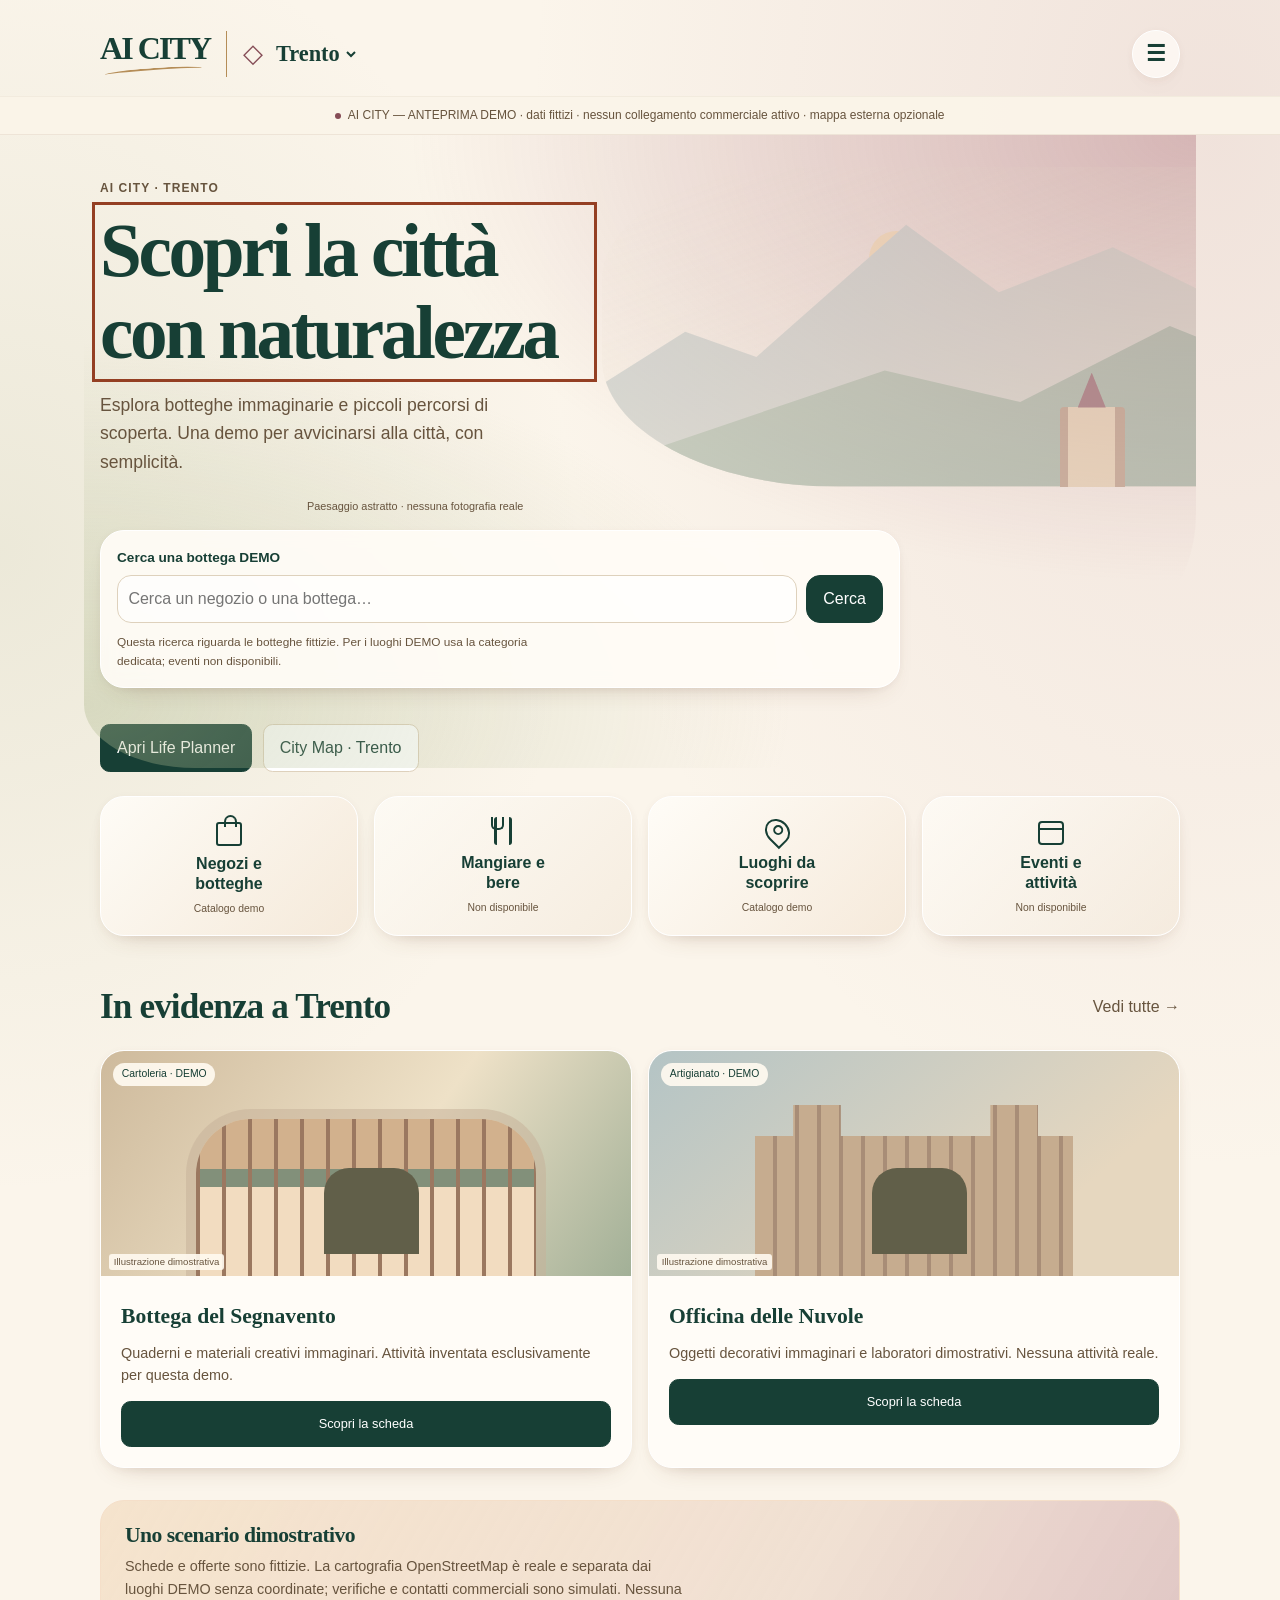
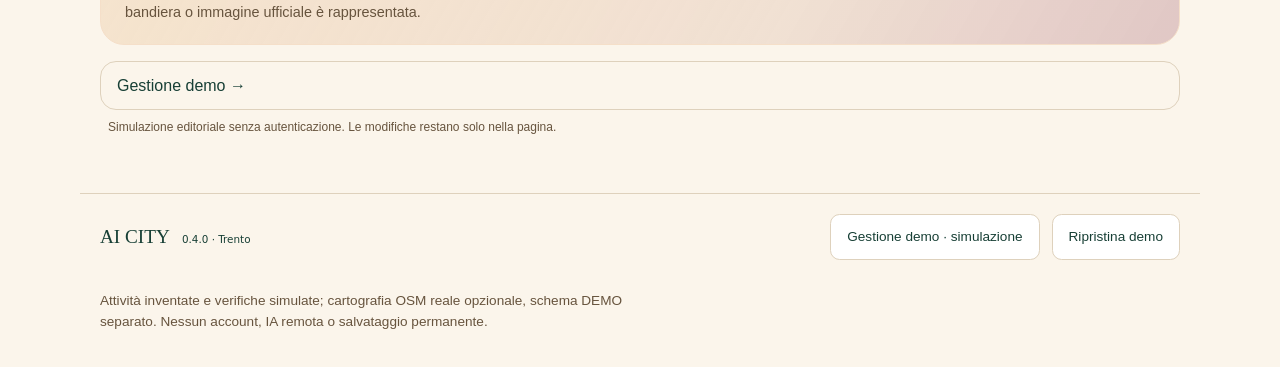
<file: index.html>
<!doctype html>
<html lang="it" data-city="neutral">
<head>
  <meta charset="utf-8">
  <meta name="viewport" content="width=device-width, initial-scale=1">
  <meta http-equiv="Content-Security-Policy" content="default-src 'none'; script-src 'self'; style-src 'self'; connect-src 'none'; img-src 'self' https://tile.openstreetmap.org; object-src 'none'; base-uri 'none'; form-action 'none'">
  <meta name="robots" content="noindex, nofollow">
  <meta name="referrer" content="no-referrer">
  <title>AI CITY — Trento 0.4.0</title>
  <link rel="stylesheet" href="vendor/leaflet/leaflet.css?v=a78371028241">
  <link rel="stylesheet" href="css/themes.css?v=1bc61b730424">
  <link rel="stylesheet" href="css/styles.css?v=4cbe241a34bc">
  <script defer src="vendor/leaflet/leaflet.js?v=85d455b45224"></script>
  <script defer src="js/demo-data.js?v=3ddd07dd8bb1"></script>
  <script defer src="js/themes/cities.js?v=68f220bba441"></script>
  <script defer src="js/state.js?v=ad04cb5efa0e"></script>
  <script defer src="js/content.js?v=b225b4b168ef"></script>
  <script defer src="js/ui.js?v=42a8a1e8aa17"></script>
  <script defer src="js/navigation.js?v=549a9f545bbd"></script>
  <script defer src="js/adapters/services.js?v=25bae5fc5af2"></script>
  <script defer src="js/components/city-map.js?v=29659e75aa56"></script>
  <script defer src="js/modules/catalog.js?v=6a6b7be026e2"></script>
  <script defer src="js/modules/editorial.js?v=5b3445614625"></script>
  <script defer src="js/modules/home.js?v=97c25fdfb9ae"></script>
  <script defer src="js/modules/discovery.js?v=ac0e91c9086a"></script>
  <script defer src="js/app.js?v=d16a31683021"></script>
</head>
<body>
  <a class="skip" href="#main">Vai al contenuto</a>
  <header class="site-header"><div class="header-inner">
    <button type="button" id="home" class="brand" aria-label="AI CITY — Homepage">AI CITY<span class="brand-stroke" aria-hidden="true"></span></button>
    <div class="city-control"><span class="territory-symbol" role="img" aria-label="Segno neutro, non simbolo territoriale ufficiale">◇</span><label class="sr-only" for="city-selector">Città disponibile nella demo</label><select id="city-selector" aria-describedby="city-hint"><option value="trento">Trento</option></select><span id="city-hint" class="sr-only">Solo Trento è disponibile; nessun'altra città è operativa.</span></div>
    <details class="compact-menu"><summary aria-label="Apri menu di navigazione"><span class="menu-lines" aria-hidden="true">☰</span></summary><nav aria-label="Navigazione principale"><button type="button" id="explore">Esplora le botteghe</button><button type="button" id="places-nav">Luoghi DEMO</button><button type="button" id="planner-nav">Il mio piano DEMO</button></nav></details>
  </div></header>
  <aside class="demo-notice"><span class="notice-dot" aria-hidden="true"></span>AI CITY — ANTEPRIMA DEMO · dati fittizi · nessun collegamento commerciale attivo · mappa esterna opzionale</aside>
  <main id="main" tabindex="-1"><h1>La demo si sta preparando</h1><p>Se il messaggio rimane visibile, verifica che tutti gli script locali siano presenti e consentiti.</p></main>
  <p id="announcement" class="sr-only" role="status" aria-live="polite" aria-atomic="true"></p>
  <footer><div class="footer-top"><span class="footer-wordmark">AI CITY <small>0.4.0 · Trento</small></span><button type="button" id="manage">Gestione demo · simulazione</button><button type="button" id="reset">Ripristina demo</button></div><p>Attività inventate e verifiche simulate; cartografia OSM reale opzionale, schema DEMO separato. Nessun account, IA remota o salvataggio permanente.</p></footer>
  <noscript><p class="demo-notice">Abilita JavaScript locale per esplorare la demo. Nessun servizio esterno è necessario.</p></noscript>
</body>
</html>
</file>
<file: vendor/leaflet/leaflet.css>
/* required styles */

.leaflet-pane,
.leaflet-tile,
.leaflet-marker-icon,
.leaflet-marker-shadow,
.leaflet-tile-container,
.leaflet-pane > svg,
.leaflet-pane > canvas,
.leaflet-zoom-box,
.leaflet-image-layer,
.leaflet-layer {
	position: absolute;
	left: 0;
	top: 0;
	}
.leaflet-container {
	overflow: hidden;
	}
.leaflet-tile,
.leaflet-marker-icon,
.leaflet-marker-shadow {
	-webkit-user-select: none;
	   -moz-user-select: none;
	        user-select: none;
	  -webkit-user-drag: none;
	}
/* Prevents IE11 from highlighting tiles in blue */
.leaflet-tile::selection {
	background: transparent;
}
/* Safari renders non-retina tile on retina better with this, but Chrome is worse */
.leaflet-safari .leaflet-tile {
	image-rendering: -webkit-optimize-contrast;
	}
/* hack that prevents hw layers "stretching" when loading new tiles */
.leaflet-safari .leaflet-tile-container {
	width: 1600px;
	height: 1600px;
	-webkit-transform-origin: 0 0;
	}
.leaflet-marker-icon,
.leaflet-marker-shadow {
	display: block;
	}
/* .leaflet-container svg: reset svg max-width decleration shipped in Joomla! (joomla.org) 3.x */
/* .leaflet-container img: map is broken in FF if you have max-width: 100% on tiles */
.leaflet-container .leaflet-overlay-pane svg {
	max-width: none !important;
	max-height: none !important;
	}
.leaflet-container .leaflet-marker-pane img,
.leaflet-container .leaflet-shadow-pane img,
.leaflet-container .leaflet-tile-pane img,
.leaflet-container img.leaflet-image-layer,
.leaflet-container .leaflet-tile {
	max-width: none !important;
	max-height: none !important;
	width: auto;
	padding: 0;
	}

.leaflet-container img.leaflet-tile {
	/* See: https://bugs.chromium.org/p/chromium/issues/detail?id=600120 */
	mix-blend-mode: plus-lighter;
}

.leaflet-container.leaflet-touch-zoom {
	-ms-touch-action: pan-x pan-y;
	touch-action: pan-x pan-y;
	}
.leaflet-container.leaflet-touch-drag {
	-ms-touch-action: pinch-zoom;
	/* Fallback for FF which doesn't support pinch-zoom */
	touch-action: none;
	touch-action: pinch-zoom;
}
.leaflet-container.leaflet-touch-drag.leaflet-touch-zoom {
	-ms-touch-action: none;
	touch-action: none;
}
.leaflet-container {
	-webkit-tap-highlight-color: transparent;
}
.leaflet-container a {
	-webkit-tap-highlight-color: rgba(51, 181, 229, 0.4);
}
.leaflet-tile {
	filter: inherit;
	visibility: hidden;
	}
.leaflet-tile-loaded {
	visibility: inherit;
	}
.leaflet-zoom-box {
	width: 0;
	height: 0;
	-moz-box-sizing: border-box;
	     box-sizing: border-box;
	z-index: 800;
	}
/* workaround for https://bugzilla.mozilla.org/show_bug.cgi?id=888319 */
.leaflet-overlay-pane svg {
	-moz-user-select: none;
	}

.leaflet-pane         { z-index: 400; }

.leaflet-tile-pane    { z-index: 200; }
.leaflet-overlay-pane { z-index: 400; }
.leaflet-shadow-pane  { z-index: 500; }
.leaflet-marker-pane  { z-index: 600; }
.leaflet-tooltip-pane   { z-index: 650; }
.leaflet-popup-pane   { z-index: 700; }

.leaflet-map-pane canvas { z-index: 100; }
.leaflet-map-pane svg    { z-index: 200; }

.leaflet-vml-shape {
	width: 1px;
	height: 1px;
	}
.lvml {
	behavior: url(#default#VML);
	display: inline-block;
	position: absolute;
	}


/* control positioning */

.leaflet-control {
	position: relative;
	z-index: 800;
	pointer-events: visiblePainted; /* IE 9-10 doesn't have auto */
	pointer-events: auto;
	}
.leaflet-top,
.leaflet-bottom {
	position: absolute;
	z-index: 1000;
	pointer-events: none;
	}
.leaflet-top {
	top: 0;
	}
.leaflet-right {
	right: 0;
	}
.leaflet-bottom {
	bottom: 0;
	}
.leaflet-left {
	left: 0;
	}
.leaflet-control {
	float: left;
	clear: both;
	}
.leaflet-right .leaflet-control {
	float: right;
	}
.leaflet-top .leaflet-control {
	margin-top: 10px;
	}
.leaflet-bottom .leaflet-control {
	margin-bottom: 10px;
	}
.leaflet-left .leaflet-control {
	margin-left: 10px;
	}
.leaflet-right .leaflet-control {
	margin-right: 10px;
	}


/* zoom and fade animations */

.leaflet-fade-anim .leaflet-popup {
	opacity: 0;
	-webkit-transition: opacity 0.2s linear;
	   -moz-transition: opacity 0.2s linear;
	        transition: opacity 0.2s linear;
	}
.leaflet-fade-anim .leaflet-map-pane .leaflet-popup {
	opacity: 1;
	}
.leaflet-zoom-animated {
	-webkit-transform-origin: 0 0;
	    -ms-transform-origin: 0 0;
	        transform-origin: 0 0;
	}
svg.leaflet-zoom-animated {
	will-change: transform;
}

.leaflet-zoom-anim .leaflet-zoom-animated {
	-webkit-transition: -webkit-transform 0.25s cubic-bezier(0,0,0.25,1);
	   -moz-transition:    -moz-transform 0.25s cubic-bezier(0,0,0.25,1);
	        transition:         transform 0.25s cubic-bezier(0,0,0.25,1);
	}
.leaflet-zoom-anim .leaflet-tile,
.leaflet-pan-anim .leaflet-tile {
	-webkit-transition: none;
	   -moz-transition: none;
	        transition: none;
	}

.leaflet-zoom-anim .leaflet-zoom-hide {
	visibility: hidden;
	}


/* cursors */

.leaflet-interactive {
	cursor: pointer;
	}
.leaflet-grab {
	cursor: -webkit-grab;
	cursor:    -moz-grab;
	cursor:         grab;
	}
.leaflet-crosshair,
.leaflet-crosshair .leaflet-interactive {
	cursor: crosshair;
	}
.leaflet-popup-pane,
.leaflet-control {
	cursor: auto;
	}
.leaflet-dragging .leaflet-grab,
.leaflet-dragging .leaflet-grab .leaflet-interactive,
.leaflet-dragging .leaflet-marker-draggable {
	cursor: move;
	cursor: -webkit-grabbing;
	cursor:    -moz-grabbing;
	cursor:         grabbing;
	}

/* marker & overlays interactivity */
.leaflet-marker-icon,
.leaflet-marker-shadow,
.leaflet-image-layer,
.leaflet-pane > svg path,
.leaflet-tile-container {
	pointer-events: none;
	}

.leaflet-marker-icon.leaflet-interactive,
.leaflet-image-layer.leaflet-interactive,
.leaflet-pane > svg path.leaflet-interactive,
svg.leaflet-image-layer.leaflet-interactive path {
	pointer-events: visiblePainted; /* IE 9-10 doesn't have auto */
	pointer-events: auto;
	}

/* visual tweaks */

.leaflet-container {
	background: #ddd;
	outline-offset: 1px;
	}
.leaflet-container a {
	color: #0078A8;
	}
.leaflet-zoom-box {
	border: 2px dotted #38f;
	background: rgba(255,255,255,0.5);
	}


/* general typography */
.leaflet-container {
	font-family: "Helvetica Neue", Arial, Helvetica, sans-serif;
	font-size: 12px;
	font-size: 0.75rem;
	line-height: 1.5;
	}


/* general toolbar styles */

.leaflet-bar {
	box-shadow: 0 1px 5px rgba(0,0,0,0.65);
	border-radius: 4px;
	}
.leaflet-bar a {
	background-color: #fff;
	border-bottom: 1px solid #ccc;
	width: 26px;
	height: 26px;
	line-height: 26px;
	display: block;
	text-align: center;
	text-decoration: none;
	color: black;
	}
.leaflet-bar a,
.leaflet-control-layers-toggle {
	background-position: 50% 50%;
	background-repeat: no-repeat;
	display: block;
	}
.leaflet-bar a:hover,
.leaflet-bar a:focus {
	background-color: #f4f4f4;
	}
.leaflet-bar a:first-child {
	border-top-left-radius: 4px;
	border-top-right-radius: 4px;
	}
.leaflet-bar a:last-child {
	border-bottom-left-radius: 4px;
	border-bottom-right-radius: 4px;
	border-bottom: none;
	}
.leaflet-bar a.leaflet-disabled {
	cursor: default;
	background-color: #f4f4f4;
	color: #bbb;
	}

.leaflet-touch .leaflet-bar a {
	width: 30px;
	height: 30px;
	line-height: 30px;
	}
.leaflet-touch .leaflet-bar a:first-child {
	border-top-left-radius: 2px;
	border-top-right-radius: 2px;
	}
.leaflet-touch .leaflet-bar a:last-child {
	border-bottom-left-radius: 2px;
	border-bottom-right-radius: 2px;
	}

/* zoom control */

.leaflet-control-zoom-in,
.leaflet-control-zoom-out {
	font: bold 18px 'Lucida Console', Monaco, monospace;
	text-indent: 1px;
	}

.leaflet-touch .leaflet-control-zoom-in, .leaflet-touch .leaflet-control-zoom-out  {
	font-size: 22px;
	}


/* layers control */

.leaflet-control-layers {
	box-shadow: 0 1px 5px rgba(0,0,0,0.4);
	background: #fff;
	border-radius: 5px;
	}
.leaflet-control-layers-toggle {
	background-image: url(images/layers.png);
	width: 36px;
	height: 36px;
	}
.leaflet-retina .leaflet-control-layers-toggle {
	background-image: url(images/layers-2x.png);
	background-size: 26px 26px;
	}
.leaflet-touch .leaflet-control-layers-toggle {
	width: 44px;
	height: 44px;
	}
.leaflet-control-layers .leaflet-control-layers-list,
.leaflet-control-layers-expanded .leaflet-control-layers-toggle {
	display: none;
	}
.leaflet-control-layers-expanded .leaflet-control-layers-list {
	display: block;
	position: relative;
	}
.leaflet-control-layers-expanded {
	padding: 6px 10px 6px 6px;
	color: #333;
	background: #fff;
	}
.leaflet-control-layers-scrollbar {
	overflow-y: scroll;
	overflow-x: hidden;
	padding-right: 5px;
	}
.leaflet-control-layers-selector {
	margin-top: 2px;
	position: relative;
	top: 1px;
	}
.leaflet-control-layers label {
	display: block;
	font-size: 13px;
	font-size: 1.08333em;
	}
.leaflet-control-layers-separator {
	height: 0;
	border-top: 1px solid #ddd;
	margin: 5px -10px 5px -6px;
	}

/* Default icon URLs */
.leaflet-default-icon-path { /* used only in path-guessing heuristic, see L.Icon.Default */
	background-image: url(images/marker-icon.png);
	}


/* attribution and scale controls */

.leaflet-container .leaflet-control-attribution {
	background: #fff;
	background: rgba(255, 255, 255, 0.8);
	margin: 0;
	}
.leaflet-control-attribution,
.leaflet-control-scale-line {
	padding: 0 5px;
	color: #333;
	line-height: 1.4;
	}
.leaflet-control-attribution a {
	text-decoration: none;
	}
.leaflet-control-attribution a:hover,
.leaflet-control-attribution a:focus {
	text-decoration: underline;
	}
.leaflet-attribution-flag {
	display: inline !important;
	vertical-align: baseline !important;
	width: 1em;
	height: 0.6669em;
	}
.leaflet-left .leaflet-control-scale {
	margin-left: 5px;
	}
.leaflet-bottom .leaflet-control-scale {
	margin-bottom: 5px;
	}
.leaflet-control-scale-line {
	border: 2px solid #777;
	border-top: none;
	line-height: 1.1;
	padding: 2px 5px 1px;
	white-space: nowrap;
	-moz-box-sizing: border-box;
	     box-sizing: border-box;
	background: rgba(255, 255, 255, 0.8);
	text-shadow: 1px 1px #fff;
	}
.leaflet-control-scale-line:not(:first-child) {
	border-top: 2px solid #777;
	border-bottom: none;
	margin-top: -2px;
	}
.leaflet-control-scale-line:not(:first-child):not(:last-child) {
	border-bottom: 2px solid #777;
	}

.leaflet-touch .leaflet-control-attribution,
.leaflet-touch .leaflet-control-layers,
.leaflet-touch .leaflet-bar {
	box-shadow: none;
	}
.leaflet-touch .leaflet-control-layers,
.leaflet-touch .leaflet-bar {
	border: 2px solid rgba(0,0,0,0.2);
	background-clip: padding-box;
	}


/* popup */

.leaflet-popup {
	position: absolute;
	text-align: center;
	margin-bottom: 20px;
	}
.leaflet-popup-content-wrapper {
	padding: 1px;
	text-align: left;
	border-radius: 12px;
	}
.leaflet-popup-content {
	margin: 13px 24px 13px 20px;
	line-height: 1.3;
	font-size: 13px;
	font-size: 1.08333em;
	min-height: 1px;
	}
.leaflet-popup-content p {
	margin: 17px 0;
	margin: 1.3em 0;
	}
.leaflet-popup-tip-container {
	width: 40px;
	height: 20px;
	position: absolute;
	left: 50%;
	margin-top: -1px;
	margin-left: -20px;
	overflow: hidden;
	pointer-events: none;
	}
.leaflet-popup-tip {
	width: 17px;
	height: 17px;
	padding: 1px;

	margin: -10px auto 0;
	pointer-events: auto;

	-webkit-transform: rotate(45deg);
	   -moz-transform: rotate(45deg);
	    -ms-transform: rotate(45deg);
	        transform: rotate(45deg);
	}
.leaflet-popup-content-wrapper,
.leaflet-popup-tip {
	background: white;
	color: #333;
	box-shadow: 0 3px 14px rgba(0,0,0,0.4);
	}
.leaflet-container a.leaflet-popup-close-button {
	position: absolute;
	top: 0;
	right: 0;
	border: none;
	text-align: center;
	width: 24px;
	height: 24px;
	font: 16px/24px Tahoma, Verdana, sans-serif;
	color: #757575;
	text-decoration: none;
	background: transparent;
	}
.leaflet-container a.leaflet-popup-close-button:hover,
.leaflet-container a.leaflet-popup-close-button:focus {
	color: #585858;
	}
.leaflet-popup-scrolled {
	overflow: auto;
	}

.leaflet-oldie .leaflet-popup-content-wrapper {
	-ms-zoom: 1;
	}
.leaflet-oldie .leaflet-popup-tip {
	width: 24px;
	margin: 0 auto;

	-ms-filter: "progid:DXImageTransform.Microsoft.Matrix(M11=0.70710678, M12=0.70710678, M21=-0.70710678, M22=0.70710678)";
	filter: progid:DXImageTransform.Microsoft.Matrix(M11=0.70710678, M12=0.70710678, M21=-0.70710678, M22=0.70710678);
	}

.leaflet-oldie .leaflet-control-zoom,
.leaflet-oldie .leaflet-control-layers,
.leaflet-oldie .leaflet-popup-content-wrapper,
.leaflet-oldie .leaflet-popup-tip {
	border: 1px solid #999;
	}


/* div icon */

.leaflet-div-icon {
	background: #fff;
	border: 1px solid #666;
	}


/* Tooltip */
/* Base styles for the element that has a tooltip */
.leaflet-tooltip {
	position: absolute;
	padding: 6px;
	background-color: #fff;
	border: 1px solid #fff;
	border-radius: 3px;
	color: #222;
	white-space: nowrap;
	-webkit-user-select: none;
	-moz-user-select: none;
	-ms-user-select: none;
	user-select: none;
	pointer-events: none;
	box-shadow: 0 1px 3px rgba(0,0,0,0.4);
	}
.leaflet-tooltip.leaflet-interactive {
	cursor: pointer;
	pointer-events: auto;
	}
.leaflet-tooltip-top:before,
.leaflet-tooltip-bottom:before,
.leaflet-tooltip-left:before,
.leaflet-tooltip-right:before {
	position: absolute;
	pointer-events: none;
	border: 6px solid transparent;
	background: transparent;
	content: "";
	}

/* Directions */

.leaflet-tooltip-bottom {
	margin-top: 6px;
}
.leaflet-tooltip-top {
	margin-top: -6px;
}
.leaflet-tooltip-bottom:before,
.leaflet-tooltip-top:before {
	left: 50%;
	margin-left: -6px;
	}
.leaflet-tooltip-top:before {
	bottom: 0;
	margin-bottom: -12px;
	border-top-color: #fff;
	}
.leaflet-tooltip-bottom:before {
	top: 0;
	margin-top: -12px;
	margin-left: -6px;
	border-bottom-color: #fff;
	}
.leaflet-tooltip-left {
	margin-left: -6px;
}
.leaflet-tooltip-right {
	margin-left: 6px;
}
.leaflet-tooltip-left:before,
.leaflet-tooltip-right:before {
	top: 50%;
	margin-top: -6px;
	}
.leaflet-tooltip-left:before {
	right: 0;
	margin-right: -12px;
	border-left-color: #fff;
	}
.leaflet-tooltip-right:before {
	left: 0;
	margin-left: -12px;
	border-right-color: #fff;
	}

/* Printing */

@media print {
	/* Prevent printers from removing background-images of controls. */
	.leaflet-control {
		-webkit-print-color-adjust: exact;
		print-color-adjust: exact;
		}
	}
</file>
<file: css/themes.css>
/* Palette di progetto: non identifica una bandiera ufficiale. Fallback neutro alla radice. */
:root, :root[data-city="neutral"] {
  --cream: #f6f4ee; --paper: #fffdfa; --ink: #233d35; --muted: #59665d;
  --wine: #70666a; --wine-soft: #d8ced0; --sage: #ccd4c8; --gold: #b39b76;
  --line: #d7d9d0; --focus: #813f25;
}
:root[data-city="trento"] {
  --cream: #fbf5eb; --paper: #fffcf7; --ink: #173f35; --muted: #67543e;
  --wine: #854c56; --wine-soft: #d8b5b2; --sage: #c3c9ad; --gold: #b58d57;
  --line: #ded1bc; --focus: #943f23;
}
</file>
<file: css/styles.css>
:root {
  color-scheme: light;
  --ink: #193e35;
  --muted: #4b625a;
  --paper: #f5f3eb;
  --line: #bdcbc0;
  --green: #18583f;
  --focus: #a43b0b;
  font-family: system-ui, -apple-system, sans-serif;
  font-size: 16px;
  line-height: 1.6;
  color: var(--ink);
  background: var(--paper);
}
* { box-sizing: border-box; }
body { margin: 0; }
.site-header { background: #123d33; color: white; }
.header-inner, main, footer { max-width: 1120px; margin: auto; padding: 1.25rem; }
.header-inner { display: flex; flex-wrap: wrap; align-items: center; gap: 1rem; }
.brand { color: white; background: transparent; border: 0; padding: .25rem; font-size: 1.6rem; font-weight: 850; text-align: left; }
.brand span { display: block; font-size: .8rem; font-weight: 450; }
.version { border: 1px solid #94bbaa; border-radius: 2rem; padding: .25rem .7rem; font-size: .8rem; }
nav { display: flex; gap: .5rem; flex-wrap: wrap; margin-left: auto; }
nav button { color: white; background: transparent; border-color: #94bbaa; }
nav button[aria-current="page"] { color: #123d33; background: #e1efe4; }
.demo-notice { padding: .8rem 1.25rem; text-align: center; color: #4d390c; background: #f8dfa3; font-size: .9rem; }
main { min-height: 65vh; padding-top: 2rem; padding-bottom: 3rem; }
h1 { max-width: 20ch; font-size: clamp(2rem, 6vw, 3.8rem); line-height: 1.1; letter-spacing: -.045em; margin: .6rem 0 1.25rem; overflow-wrap: anywhere; }
h2 { font-size: 1.35rem; line-height: 1.3; }
h3 { font-size: 1.3rem; line-height: 1.3; margin: .5rem 0; }
p { max-width: 70ch; }
.lead { font-size: 1.15rem; }
.eyebrow { text-transform: uppercase; letter-spacing: .09em; font-size: .75rem; font-weight: 750; }
.muted, .field-hint { color: var(--muted); }
.hero { padding: .75rem 0 1.5rem; max-width: 760px; }
button, input, select, textarea { font: inherit; }
button { min-height: 46px; padding: .65rem 1rem; border: 1px solid #4d7160; background: white; color: var(--ink); border-radius: .6rem; cursor: pointer; white-space: normal; overflow-wrap: anywhere; }
button.primary { color: white; background: var(--green); border-color: var(--green); }
button:hover:not(:disabled) { box-shadow: 0 2px 0 #193e3533; }
button:disabled { color: #536159; background: #e0e5df; border-color: #8c9c90; cursor: not-allowed; }
:focus-visible { outline: 3px solid var(--focus); outline-offset: 4px; }
.site-header :focus-visible { outline-color: #ffdb91; }
h1:focus, h3:focus { outline: 3px solid var(--focus); outline-offset: 5px; }
.actions { display: flex; flex-wrap: wrap; gap: .65rem; margin: 1.25rem 0; }
.card, .profile-card { background: white; border: 1px solid var(--line); border-radius: 1rem; padding: 1.25rem; margin: 1rem 0; overflow-wrap: anywhere; }
.card.selected { border: 3px solid var(--green); padding: calc(1.25rem - 2px); }
.badge { display: inline-block; background: #e2ece2; border-radius: .4rem; padding: .25rem .65rem; font-size: .85rem; font-weight: 650; }
.filters { display: grid; grid-template-columns: minmax(0, 2fr) minmax(0, 1fr); gap: 1rem; }
label { display: block; font-weight: 650; margin: .9rem 0 .3rem; }
input, select, textarea { width: 100%; min-width: 0; min-height: 46px; padding: .65rem; background: white; color: var(--ink); border: 1px solid #657e70; border-radius: .45rem; }
textarea { min-height: 120px; resize: vertical; }
input[aria-invalid="true"], textarea[aria-invalid="true"], select[aria-invalid="true"] { border: 2px solid #932e19; }
.field-hint { font-size: .85rem; margin-top: .35rem; }
.result-count { font-weight: 700; }
.catalog-layout { display: grid; grid-template-columns: minmax(0, 1.1fr) minmax(0, .9fr); gap: 1.5rem; align-items: start; }
.catalog-layout > * { min-width: 0; }
.map { border: 2px dashed #708d77; border-radius: 1rem; padding: 1rem; background: repeating-linear-gradient(35deg, #e6eddf, #e6eddf 36px, #d7e4d3 37px, #d7e4d3 40px); }
.map > p, .map-selection { background: #f7f8f1; border-radius: .5rem; padding: .7rem; }
.map-selection:empty { display: none; }
.pins { display: grid; gap: 1rem; margin: 1.25rem 0; }
.pin { text-align: left; border: 2px solid var(--green); }
.pin[aria-pressed="true"] { color: white; background: var(--green); }
.details { display: grid; grid-template-columns: minmax(120px, .6fr) minmax(0, 2fr); gap: .8rem 1.25rem; }
dt { font-weight: 700; }
dd { margin: 0; overflow-wrap: anywhere; }
.empty-state, .error-panel, .feedback { padding: 1rem; border: 1px solid var(--line); border-radius: .7rem; background: #e8eee3; overflow-wrap: anywhere; }
.error-panel, .form-errors { color: #832916; }
.form-errors:empty { display: none; }
.domain { background: white; border: 1px solid var(--line); padding: 1rem; border-radius: .7rem; overflow-wrap: anywhere; font-weight: 700; }
form:not(.filters) { max-width: 720px; }
fieldset { border: 1px solid #657e70; border-radius: .6rem; margin-top: 1.5rem; min-width: 0; }
legend { padding: 0 .4rem; font-weight: 700; }
.check { display: flex; align-items: flex-start; gap: .75rem; font-weight: 400; padding: .4rem 0; }
.check input { width: 24px; height: 24px; min-height: 24px; flex: 0 0 24px; margin-top: .2rem; }
footer { border-top: 1px solid var(--line); display: flex; flex-wrap: wrap; align-items: center; justify-content: space-between; gap: 1rem; font-size: .85rem; }
.skip { position: absolute; top: -100px; left: 1rem; z-index: 10; background: white; color: var(--ink); padding: 1rem; }
.skip:focus { top: 1rem; }
.sr-only { position: absolute; width: 1px; height: 1px; overflow: hidden; clip-path: inset(50%); white-space: nowrap; }
@media (max-width: 700px) {
  .header-inner, main, footer { padding-left: 1rem; padding-right: 1rem; }
  nav { width: 100%; margin-left: 0; }
  nav button { flex: 1; }
  .version { margin-left: auto; }
  .filters, .catalog-layout, .details { grid-template-columns: minmax(0, 1fr); }
  .map-section { margin-top: .5rem; }
  .details { gap: .2rem; }
  dd { margin-bottom: .9rem; }
  .actions > button { flex: 1 1 180px; }
}
@media (prefers-reduced-motion: reduce) { * { scroll-behavior: auto; } }
/* Lo schema opzionale crea i segnaposto solo quando viene aperto. */
summary { cursor: pointer; min-height: 46px; padding: .7rem; border: 1px solid var(--line); border-radius: .5rem; font-weight: 650; }
details[open] > summary { margin-bottom: .75rem; }

/* AI CITY 0.4.0 — design system: carta, crema e velature territoriali astratte. */
:root {
  --green: var(--ink);
  --radius-panel: 24px;
  --shadow-paper: 0 12px 28px -20px #6d462e75, 0 2px 8px #6d462e0c;
  font-family: -apple-system, BlinkMacSystemFont, 'Segoe UI', sans-serif;
  color: var(--ink);
  background: var(--cream);
}
body {
  background: radial-gradient(ellipse at 95% 7%, #be8c922d, transparent 40%), radial-gradient(ellipse at 0% 28%, #b4bb9536, transparent 32%), var(--cream);
}
h1, h2, h3, .brand, .footer-wordmark { font-family: Georgia, 'Times New Roman', serif; }
h1 { font-weight: 600; letter-spacing: -.045em; line-height: 1.09; }
h2 { font-weight: 600; letter-spacing: -.025em; }
.site-header { color: var(--ink); background: transparent; }
.header-inner { position: relative; gap: 1rem; padding-top: 1.5rem; padding-bottom: .8rem; }
.brand { color: var(--ink); position: relative; font-size: 2rem; line-height: 1; letter-spacing: -.06em; padding: .5rem 0; min-height: 50px; }
.brand-stroke { display: block; height: 7px; margin: 4px 8px 0 5px; border-top: 2px solid var(--gold); border-radius: 50%; transform: rotate(-4deg); }
.city-control { display: flex; gap: .35rem; align-items: center; border-left: 1px solid var(--gold); padding-left: 1rem; }
.city-control select { width: auto; max-width: 145px; border: 0; background: transparent; font-family: Georgia, serif; font-size: 1.4rem; font-weight: 600; color: var(--ink); padding: .2rem; }
.territory-symbol { color: var(--wine); font-size: 1.6rem; }
.compact-menu { margin-left: auto; }
.compact-menu > summary { list-style: none; display: grid; place-items: center; min-width: 48px; min-height: 48px; padding: .5rem; border: 1px solid #fff; border-radius: 50%; background: #fffcf7c9; box-shadow: var(--shadow-paper); }
.compact-menu > summary::-webkit-details-marker { display: none; }
.menu-lines { font-size: 1.35rem; line-height: 1; }
.compact-menu nav { position: absolute; right: 1rem; top: calc(100% - 6px); z-index: 20; margin: 0; padding: .75rem; background: var(--paper); border: 1px solid var(--line); border-radius: 16px; box-shadow: var(--shadow-paper); max-width: calc(100vw - 2rem); }
nav button { color: var(--ink); border-color: var(--line); background: var(--paper); }
.site-header :focus-visible { outline-color: var(--focus); }
.demo-notice { position: sticky; top: 0; z-index: 10; background: #faf4e9f5; color: var(--muted); font-size: .75rem; padding: .55rem 1rem; border-top: 1px solid #e3d7c755; border-bottom: 1px solid #e3d7c788; }
.notice-dot { display: inline-block; width: 6px; height: 6px; border-radius: 50%; background: var(--wine); margin-right: .4rem; }
main { padding-top: 1.8rem; }
.eyebrow { color: var(--muted); }
.home-page { padding-top: 0; }
.hero { position: relative; max-width: none; padding: 2rem 0 0; isolation: isolate; }
.hero::before { content: ''; position: absolute; z-index: -2; inset: 0 -1rem -4rem; background: radial-gradient(ellipse at 100% 0%, #aa6c7760, transparent 50%), radial-gradient(ellipse at 0% 90%, #b3bd9366, transparent 45%); border-radius: 0 0 40% 10%; pointer-events: none; }
.hero h1 { position: relative; z-index: 1; font-size: clamp(2.25rem, 6.4vw, 4.7rem); max-width: 13ch; margin-top: .5rem; margin-bottom: 1.1rem; }
.hero > .lead { position: relative; z-index: 1; max-width: 43ch; color: var(--muted); font-size: 1.1rem; }
.landscape { position: absolute; z-index: -1; right: -1rem; top: 2rem; width: 55%; height: 270px; overflow: hidden; opacity: .55; background: linear-gradient(160deg, transparent 0%, #e4d9c766 70%); border-radius: 35% 0 0 40%; }
.landscape-ridge { position: absolute; inset: 12% -10% 0; background: linear-gradient(145deg, #b1bec0, #d6caba); clip-path: polygon(0 77%, 20% 45%, 30% 54%, 51% 7%, 64% 31%, 80% 15%, 100% 40%, 100% 100%, 0 100%); }
.landscape-ridge::after { content: ''; position: absolute; inset: 25% 0 0; background: linear-gradient(145deg, #a5b3a0, #8e9f8e); clip-path: polygon(0 100%, 48% 45%, 67% 60%, 88% 24%, 100% 40%, 100% 100%); }
.landscape-sun { position: absolute; width: 55px; height: 55px; border-radius: 50%; background: #edcda3; top: 20%; left: 45%; }
.landscape-village { position: absolute; bottom: 0; right: 12%; width: 65px; height: 80px; background: linear-gradient(90deg, #ac856c 12%, #dec2a0 12% 85%, #ac856c 85%); border-radius: 4px 4px 0 0; }
.landscape-village::before { content: ''; position: absolute; top: -34px; left: 18px; width: 28px; height: 35px; background: var(--wine); clip-path: polygon(0 100%, 50% 0, 100% 100%); }
.art-caption { position: relative; text-align: right; font-size: .68rem; color: var(--muted); padding: .3rem 0; margin-bottom: .6rem; }
.home-search { position: relative; z-index: 2; display: grid; grid-template-columns: minmax(0, 1fr) auto; column-gap: .6rem; padding: 1rem; border: 1px solid #fff; border-radius: var(--radius-panel); background: #fffcf7eb; box-shadow: var(--shadow-paper); max-width: none !important; }
.home-search label { grid-column: 1/-1; margin: 0 0 .4rem; font-size: .85rem; color: var(--ink); }
.home-search input { grid-column: 1; grid-row: 2; border: 1px solid var(--line); border-radius: 14px; background: #ffffff9c; }
.home-search .field-hint { grid-column: 1/-1; margin: .6rem 0 0; font-size: .74rem; }
.home-search button { grid-column: 2; grid-row: 2; border-radius: 14px; }
.home-categories { margin: 1.5rem 0 2.5rem; }
.category-grid { display: grid; grid-template-columns: repeat(4, minmax(0,1fr)); gap: .7rem; }
.category-tile { display: flex; flex-direction: column; align-items: center; justify-content: center; gap: .5rem; min-height: 140px; border-radius: var(--radius-panel); background: linear-gradient(135deg, #fffdf8ed, #f4e6d5bb); border: 1px solid #fff; box-shadow: var(--shadow-paper); padding: 1rem .5rem; }
.category-tile:disabled { color: var(--ink); background: linear-gradient(135deg, #fffdf8bf, #f2e7d899); border-color: #fff; cursor: default; }
.category-name { max-width: 13ch; line-height: 1.25; font-weight: 600; }
.category-status { font-size: .65rem; line-height: 1.3; color: var(--muted); }
.category-icon { position: relative; display: block; width: 26px; height: 28px; color: var(--ink); }
.icon-bag { border: 2px solid currentColor; border-radius: 3px; height: 24px; margin-top: 5px; }
.icon-bag::before { content:'';position:absolute;width:9px;height:10px;left:6px;top:-9px;border:2px solid currentColor;border-bottom:0;border-radius:7px 7px 0 0; }
.icon-food { border-left: 3px solid currentColor; border-right: 3px solid currentColor; width: 18px; border-radius: 3px; }
.icon-food::before { content:'';position:absolute;left:-6px;top:0;width:9px;height:11px;border:2px solid currentColor;border-top:0;border-radius:0 0 5px 5px; }
.icon-place { border: 2px solid currentColor; width: 23px; height: 27px; border-radius: 50% 50% 50% 0; transform: rotate(-45deg); }
.icon-place::after { content:'';position:absolute;width:6px;height:6px;border:2px solid currentColor;border-radius:50%;left:6px;top:6px; }
.icon-calendar { border: 2px solid currentColor; border-radius: 4px; height: 24px; margin-top: 4px; }
.icon-calendar::before { content:'';position:absolute;top:5px;left:0;width:100%;border-top:2px solid currentColor; }
.section-heading { display:flex;gap:.75rem;align-items:center;justify-content:space-between;margin-bottom:.75rem; }
.section-heading h2 { font-size:clamp(1.5rem,4.5vw,2.2rem);margin:.5rem 0; }
.section-heading button { background:transparent;border:0;padding:.5rem 0;flex-shrink:0;color:var(--muted); }
.featured-grid { display:grid;grid-template-columns:repeat(2,minmax(0,1fr));gap:1rem; }
.featured-card { min-width:0;border-radius:var(--radius-panel);overflow:hidden;border:1px solid #fff;background:var(--paper);box-shadow:var(--shadow-paper); }
.merchant-art { position:relative;height:175px;overflow:hidden;background:linear-gradient(125deg,#ceba9c,#eee1c7 55%,#a2b097); }
.merchant-art::before { content:'';position:absolute;inset:30% 18% -10%;background:repeating-linear-gradient(90deg,#9b7860 0 4px,transparent 4px 26px),linear-gradient(#d2b18d 0 28%,#82907a 28% 38%,#f2dcc0 38%);border-radius:55px 55px 0 0;box-shadow:0 0 0 10px #c7b29b88; }
.merchant-art::after { content:'';position:absolute;bottom:10%;left:42%;height:38%;width:18%;background:#615f49;border-radius:25px 25px 0 0; }
.art-1 { background:linear-gradient(140deg,#b4c4c5,#e6d7bf 75%); }
.art-1::before { inset:24% 20% -10%;border-radius:0;background:repeating-linear-gradient(90deg,#c6ac8f 0 18px,#a88d77 18px 22px);clip-path:polygon(0 100%,0 16%,12% 16%,12% 0,27% 0,27% 16%,74% 16%,74% 0,89% 0,89% 16%,100% 16%,100% 100%); }
.art-tag { position:absolute;z-index:1;top:.75rem;left:.75rem;padding:.2rem .55rem;background:#fffaf0eb;border-radius:2rem;font-size:.65rem;color:var(--ink); }
.art-note { position:absolute;z-index:1;bottom:.4rem;left:.5rem;background:#fffaf0e8;font-size:.6rem;color:var(--muted);padding:0 .3rem;border-radius:3px; }
.featured-body { padding:1rem; }
.featured-body h3 { font-size:1.35rem;line-height:1.15;font-weight:600;overflow-wrap:anywhere; }
.featured-body p { font-size:.9rem;color:var(--muted);line-height:1.5; }
.featured-body .actions { margin:.75rem 0 0; }
.featured-body button { font-size:.8rem;padding:.5rem .7rem;width:100%; }
.scenario-panel { margin:2rem 0 1rem;border-radius:var(--radius-panel);background:linear-gradient(120deg,#f4dfc5cc,#ead3c399 65%,#d2afb2aa);padding:1.25rem 1.5rem;border:1px solid #f5dfc9; }
.scenario-panel h2 { margin:0;font-size:1.35rem; }.scenario-panel p { margin:.4rem 0 0;color:var(--muted);font-size:.9rem; }
.management-link { width:100%;text-align:left;border-radius:16px;background:transparent;border-color:var(--line); }
.management-note { font-size:.75rem;color:var(--muted);margin:.5rem .5rem; }
.card,.profile-card { background:#fffcf7ed;border-color:var(--line);border-radius:var(--radius-panel);box-shadow:var(--shadow-paper); }
button { border-color:var(--line);transition:background-color .16s ease,box-shadow .16s ease; }
button.primary { background:var(--ink);border-color:var(--ink); }
input,select,textarea { color:var(--ink);border-color:#998a73; }
.badge { background:#e9e4d6;color:var(--ink); }
.map { background:linear-gradient(135deg,#e8e6d6,#ece0d7);border-color:#8b977f; }
.pin { border-color:var(--ink); }.pin[aria-pressed="true"] { background:var(--ink); }
footer { border-top:1px solid var(--line);color:var(--muted); }.footer-top { display:flex;flex-wrap:wrap;align-items:center;gap:.75rem;width:100%; }
.footer-wordmark { color:var(--ink);font-size:1.2rem;margin-right:auto; }.footer-wordmark small { font-family:system-ui,sans-serif;font-size:.65rem;margin-left:.5rem; }
:focus-visible { outline-color:var(--focus);scroll-margin-top:5rem; }h1:focus,h3:focus { outline-color:var(--focus);scroll-margin-top:5rem; }
@supports (backdrop-filter:blur(8px)) { .home-search,.compact-menu nav { backdrop-filter:blur(8px); } }
@media(min-width:768px) { .hero { padding-bottom:1rem; }.hero .landscape { height:320px; }.home-search { max-width:800px !important; }.category-grid { gap:1rem; }.merchant-art { height:225px; }.featured-body { padding:1.25rem; } }
@media(max-width:700px) { .header-inner { gap:.65rem;flex-wrap:nowrap; }.brand { font-size:1.7rem; }.city-control { padding-left:.65rem; }.city-control select { font-size:1.25rem;max-width:105px; }.compact-menu nav { width:auto; }.hero > .lead { max-width:30ch;font-size:1rem; }.hero .landscape { top:2.5rem;width:56%;opacity:.3; }.featured-grid { gap:.7rem; }.merchant-art { height:135px; }.featured-body { padding:.8rem; }.featured-body h3 { font-size:1.2rem; }.featured-body p { font-size:.82rem; }.category-grid { gap:.5rem; }.category-tile { min-height:125px;border-radius:20px; }.category-name { font-size:.8rem; }.section-heading button { font-size:.8rem; } }
@media(max-width:350px) { .brand { font-size:1.5rem; }.territory-symbol { display:none; }.city-control select { max-width:90px; }.category-grid { grid-template-columns:repeat(2,minmax(0,1fr)); }.featured-grid { grid-template-columns:1fr; }.hero h1 { font-size:2.2rem; }.home-search { padding:.8rem; }.home-search button { padding:.6rem; } }
@media(prefers-reduced-motion:reduce) { *,*::before,*::after { transition:none !important;animation:none !important;scroll-behavior:auto !important; } }

/* C35: superficie cartografica esterna, nessuna modifica ai token del design. */
.geo-section { margin:1rem 0 2rem;padding:1rem;border:1px solid var(--line);border-radius:var(--radius-panel);background:var(--paper); }
.geo-frame { display:block;width:100%;height:24rem;max-height:65vh;border:1px solid var(--line);border-radius:1rem;margin-top:1rem; }
.geo-section a { color:var(--ink);text-decoration:underline;overflow-wrap:anywhere; }

.geo-frame:empty { display:none; }
.geo-frame .leaflet-control a { color:#173f35; }
</file>
